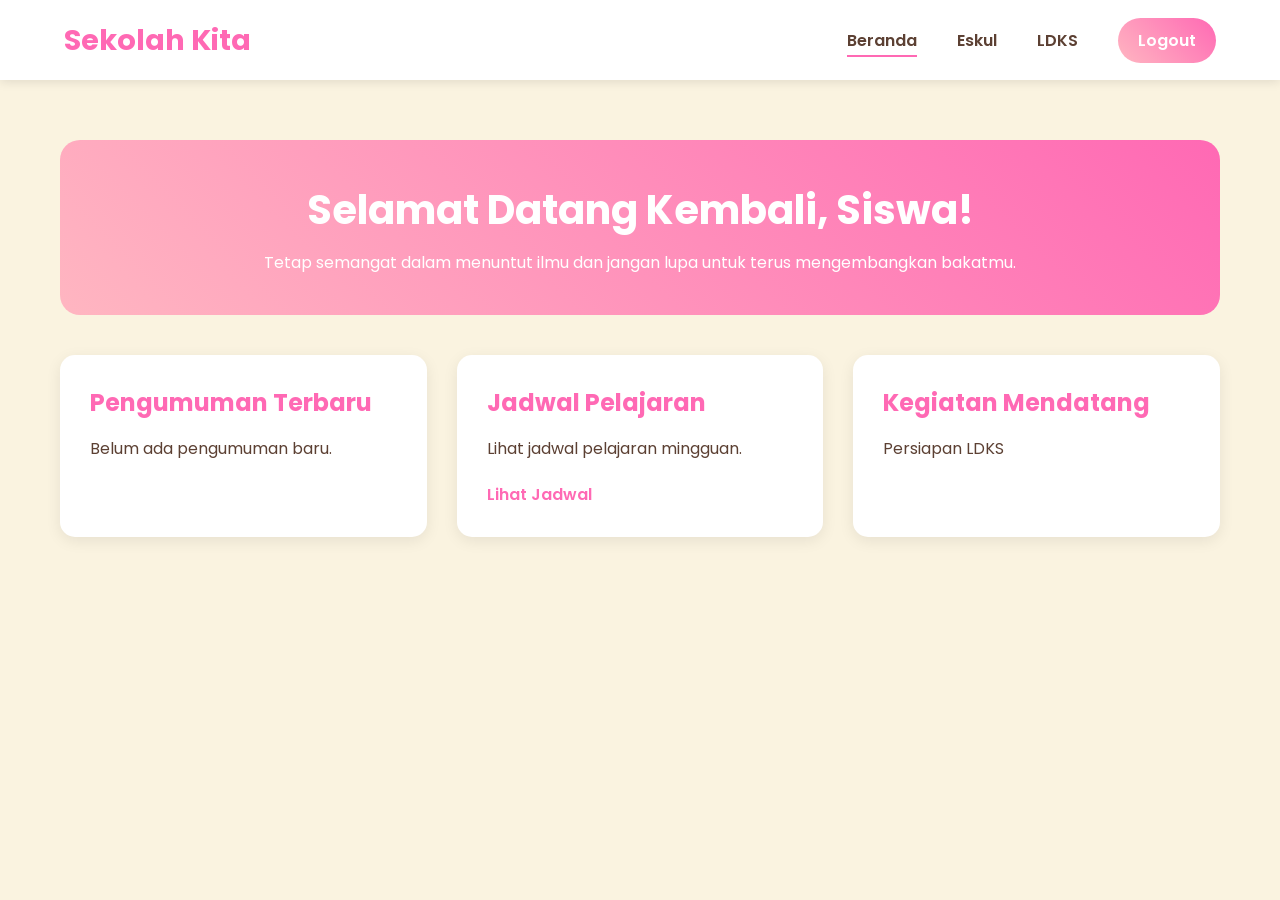
<file: beranda.html>
<!DOCTYPE html>
<html lang="id">
<head>
    <meta charset="UTF-8">
    <meta name="viewport" content="width=device-width, initial-scale=1.0">
    <title>Beranda | Website Sekolah Tugas RPL</title>
    <link href="https://fonts.googleapis.com/css2?family=Poppins:wght@400;600;700&display=swap" rel="stylesheet">
    <link rel="stylesheet" href="style.css">
    <link rel="stylesheet" href="navbar-style.css">
    <link rel="stylesheet" href="beranda-style.css">
</head>
<body>
    <nav class="navbar">
    <a href="beranda.html" class="logo">Sekolah Kita</a>

    <div class="nav-menu">
        <ul class="nav-links">
            <li><a href="beranda.html" class="active">Beranda</a></li>
            <li><a href="eskul.html">Eskul</a></li>
            <li><a href="ldks.html">LDKS</a></li>
        </ul>
        <a href="index.html" class="btn-logout">Logout</a>
    </div>

    <button class="hamburger">
        <span class="bar"></span>
        <span class="bar"></span>
        <span class="bar"></span>
    </button>
</nav>

    <main class="beranda-container">
        <div class="welcome-card">
            <h1>Selamat Datang Kembali, Siswa!</h1>
            <p>Tetap semangat dalam menuntut ilmu dan jangan lupa untuk terus mengembangkan bakatmu.</p>
        </div>
        <section class="info-grid">
            <div class="info-card"><h3>Pengumuman Terbaru</h3><p>Belum ada pengumuman baru.</p></div>
            <div class="info-card"><h3>Jadwal Pelajaran</h3><p>Lihat jadwal pelajaran mingguan.</p><a href="https://jadwalpelajaran10rpl-2.netlify.app/">Lihat Jadwal</a></div>
            <div class="info-card"><h3>Kegiatan Mendatang</h3><p>Persiapan LDKS</p></div>
        </section>
    </main>
    <script>
    const hamburger = document.querySelector(".hamburger");
    const navMenu = document.querySelector(".nav-menu");

    hamburger.addEventListener("click", () => {
        hamburger.classList.toggle("active");
        navMenu.classList.toggle("active");
    });
</script>

</body>
</html>
</file>
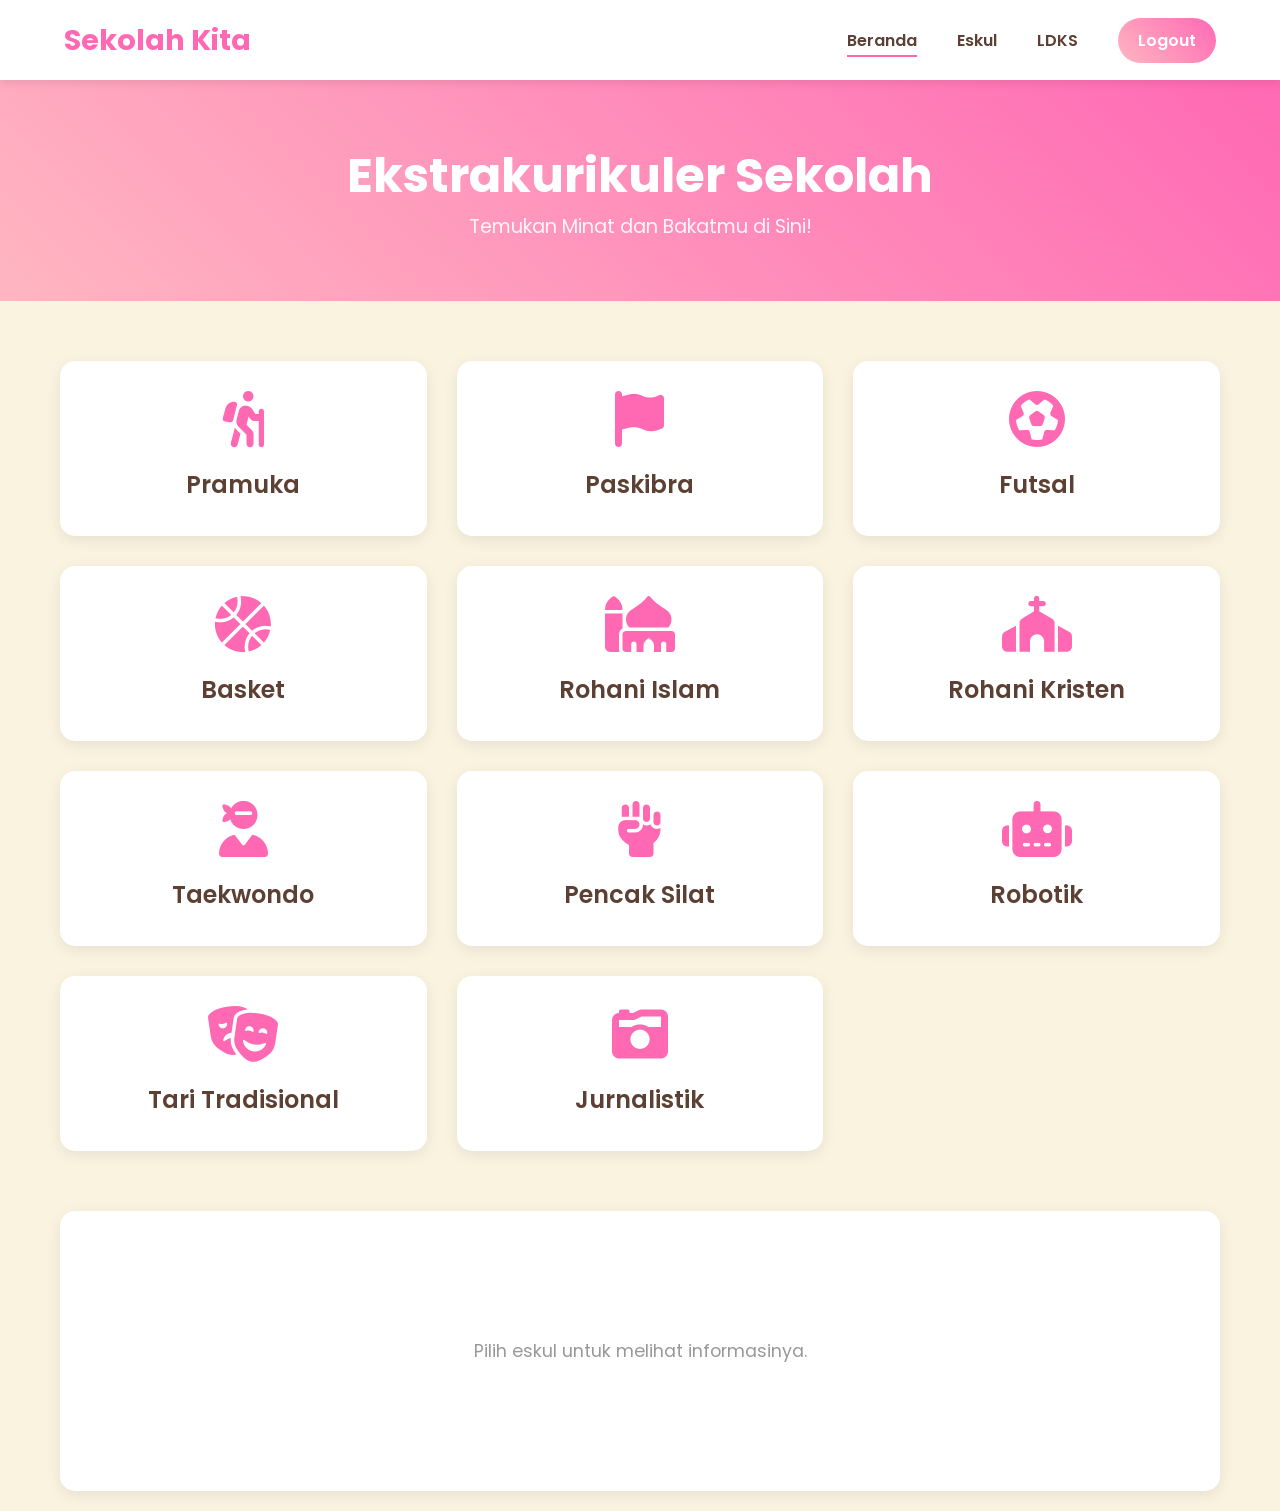
<file: eskul.html>
<!DOCTYPE html>
<html lang="id">
<head>
    <meta charset="UTF-8">
    <meta name="viewport" content="width=device-width, initial-scale=1.0">
    <title>Ekstrakurikuler | Website Sekolah</title>
    <link href="https://fonts.googleapis.com/css2?family=Poppins:wght@400;600;700&display=swap" rel="stylesheet">
    <link rel="stylesheet" href="https://cdnjs.cloudflare.com/ajax/libs/font-awesome/6.4.2/css/all.min.css">
    <link rel="stylesheet" href="style.css">
    <link rel="stylesheet" href="navbar-style.css">
    <link rel="stylesheet" href="eskul-style.css">
</head>
<body>
    <nav class="navbar">
    <a href="beranda.html" class="logo">Sekolah Kita</a>

    <div class="nav-menu">
        <ul class="nav-links">
            <li><a href="beranda.html" class="active">Beranda</a></li>
            <li><a href="eskul.html">Eskul</a></li>
            <li><a href="ldks.html">LDKS</a></li>
        </ul>
        <a href="index.html" class="btn-logout">Logout</a>
    </div>

    <button class="hamburger">
        <span class="bar"></span>
        <span class="bar"></span>
        <span class="bar"></span>
    </button>
</nav>

    <header class="hero">
        <h1>Ekstrakurikuler Sekolah</h1>
        <p>Temukan Minat dan Bakatmu di Sini!</p>
    </header>
    <main class="container">
        <section id="eskul-list" class="eskul-grid"></section>
        <section id="eskul-detail-container" class="eskul-detail-container">
            <div class="placeholder"><p>Pilih eskul untuk melihat informasinya.</p></div>
        </section>
    </main>
    <script src="eskul-script.js" defer></script>
</body>
</html>
</file>
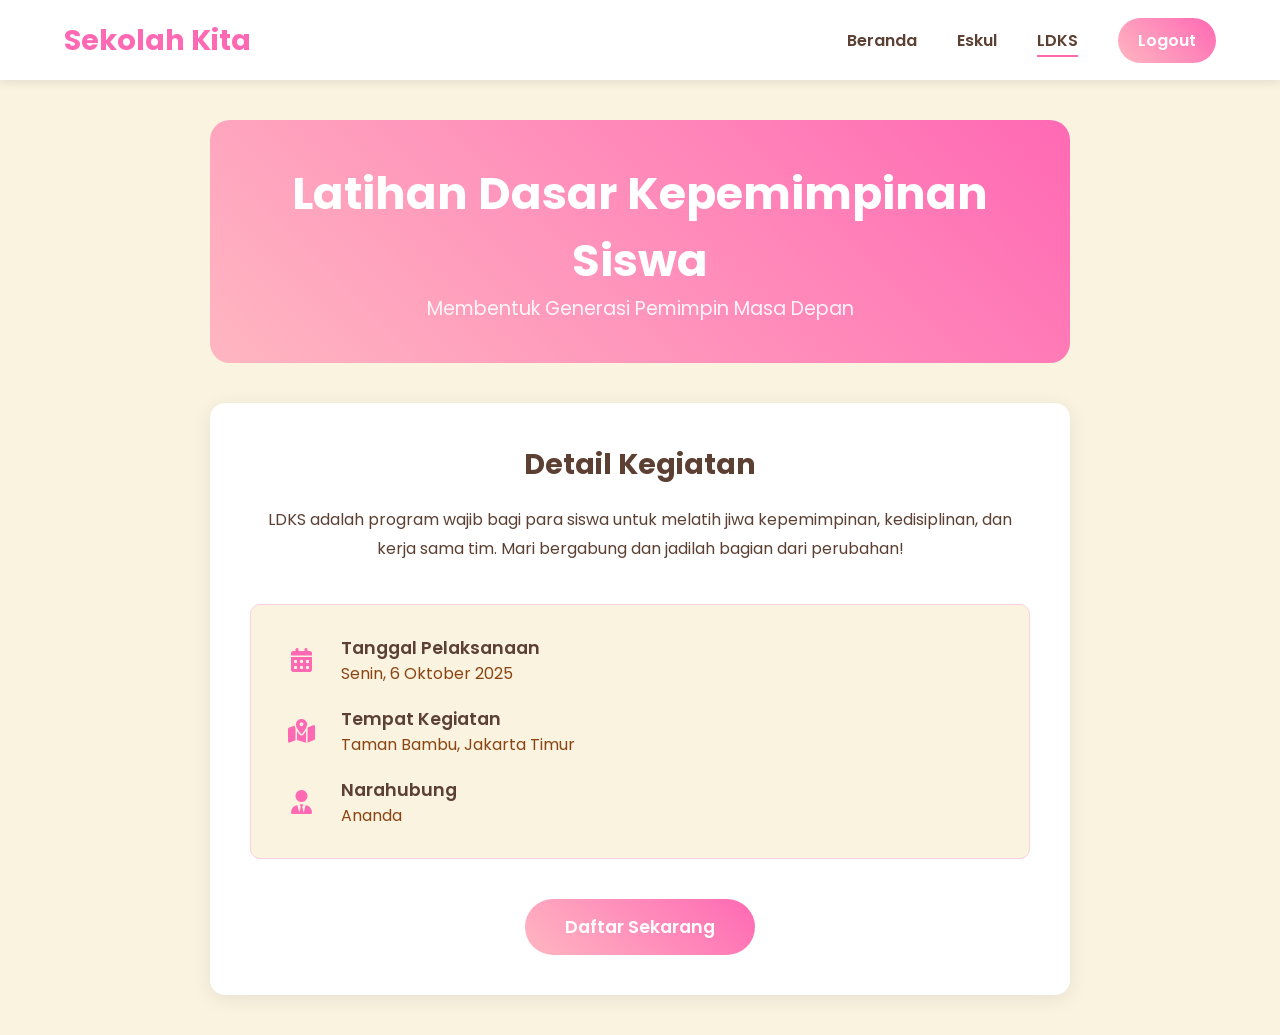
<file: ldks.html>
<!DOCTYPE html>
<html lang="id">
<head>
    <meta charset="UTF-8">
    <meta name="viewport" content="width=device-width, initial-scale=1.0">
    <title>LDKS | Website Sekolah</title>
    
    <link rel="stylesheet" href="https://cdnjs.cloudflare.com/ajax/libs/font-awesome/6.4.2/css/all.min.css">
    
    <link href="https://fonts.googleapis.com/css2?family=Poppins:wght@400;600;700&display=swap" rel="stylesheet">
    <link rel="stylesheet" href="style.css">
    <link rel="stylesheet" href="navbar-style.css">
    <link rel="stylesheet" href="ldks-style.css"> 
</head>
<body>
    <nav class="navbar">
        <a href="beranda.html" class="logo">Sekolah Kita</a>
        <div class="nav-menu">
            <ul class="nav-links">
                <li><a href="beranda.html">Beranda</a></li>
                <li><a href="eskul.html">Eskul</a></li>
                <li><a href="ldks.html" class="active">LDKS</a></li>
            </ul>
            <a href="index.html" class="btn-logout">Logout</a>
        </div>
        <button class="hamburger">
            <span class="bar"></span>
            <span class="bar"></span>
            <span class="bar"></span>
        </button>
    </nav>

    <main class="ldks-container">
        <header class="ldks-hero">
            <h1>Latihan Dasar Kepemimpinan Siswa</h1>
            <p>Membentuk Generasi Pemimpin Masa Depan</p>
        </header>
        <section class="ldks-content">
            <h2>Detail Kegiatan</h2>
            <p class="description">
                LDKS adalah program wajib bagi para siswa untuk melatih jiwa kepemimpinan, kedisiplinan, dan kerja sama tim. Mari bergabung dan jadilah bagian dari perubahan!
            </p>
            <div class="ldks-info-box">
                <div class="info-item">
                    <i class="icon fa-solid fa-calendar-days"></i>
                    <div class="details">
                        <h3>Tanggal Pelaksanaan</h3>
                        <p>Senin, 6 Oktober  2025</p>
                    </div>
                </div>
                <div class="info-item">
                    <i class="icon fa-solid fa-map-location-dot"></i>
                    <div class="details">
                        <h3>Tempat Kegiatan</h3>
                        <p>Taman Bambu, Jakarta Timur</p>
                    </div>
                </div>
                 <div class="info-item">
                    <i class="icon fa-solid fa-user-tie"></i>
                    <div class="details">
                        <h3>Narahubung</h3>
                        <p>Ananda</p>
                    </div>
                </div>
            </div>
            <div class="cta-container">
                <a href="#" class="btn-register">Daftar Sekarang</a>
            </div>
        </section>
    </main>

    <script>
        const hamburger = document.querySelector(".hamburger");
        const navMenu = document.querySelector(".nav-menu");

        hamburger.addEventListener("click", () => {
            hamburger.classList.toggle("active");
            navMenu.classList.toggle("active");
        });
    </script>
</body>
</html>
</file>
<file: style.css>
/* style.css */

* {
    margin: 0;
    padding: 0;
    box-sizing: border-box;
}

html {
    scroll-behavior: smooth;
}

body {
    font-family: 'Poppins', sans-serif;
    background-color: #FAF3E0; /* Warna Cream */
    color: #5C4033; /* Warna teks coklat tua */
}
</file>
<file: navbar-style.css>
/* Styling untuk Navbar yang akan dipakai di semua halaman */
body {
    padding-top: 80px; 
}

.navbar {
    background-color: #ffffff;
    box-shadow: 0 2px 10px rgba(0, 0, 0, 0.1);
    padding: 0 5%;
    height: 80px;
    display: flex;
    justify-content: space-between;
    align-items: center;
    position: fixed;
    top: 0;
    left: 0;
    width: 100%;
    z-index: 1000;
}

.navbar .logo {
    font-size: 1.8rem;
    font-weight: 700;
    color: #FF69B4;
    text-decoration: none;
}

/* KONTENER BARU UNTUK MENU */
.nav-menu {
    display: flex;
    align-items: center;
    gap: 40px;
}

.nav-menu .nav-links {
    list-style: none;
    display: flex;
    gap: 40px;
    margin: 0;
    padding: 0;
}

.nav-menu .nav-links a {
    text-decoration: none;
    color: #5C4033;
    font-weight: 600;
    font-size: 1rem;
    position: relative;
    padding-bottom: 5px;
}

.nav-menu .nav-links a::after {
    content: '';
    position: absolute;
    bottom: 0;
    left: 0;
    width: 0;
    height: 2px;
    background-color: #FF69B4;
    transition: width 0.3s ease;
}

.nav-menu .nav-links a:hover::after,
.nav-menu .nav-links a.active::after {
    width: 100%;
}

.nav-menu .btn-logout {
    background: linear-gradient(45deg, #FFB6C1, #FF69B4);
    color: white;
    padding: 10px 20px;
    border-radius: 50px;
    text-decoration: none;
    font-weight: 600;
    transition: transform 0.2s ease, box-shadow 0.2s ease;
}

.nav-menu .btn-logout:hover {
    transform: scale(1.05);
    box-shadow: 0 4px 15px rgba(255, 105, 180, 0.4);
}

/* HAMBURGER MENU (AWALNYA DISEMBUNYIKAN DI DESKTOP) */
.hamburger {
    display: none;
    cursor: pointer;
    background: none;
    border: none;
}

.hamburger .bar {
    display: block;
    width: 25px;
    height: 3px;
    margin: 5px auto;
    transition: all 0.3s ease-in-out;
    background-color: #5C4033;
}


/* MEDIA QUERY UNTUK MOBILE (LAYAR KECIL) */
@media (max-width: 850px) {
    /* Tampilkan ikon hamburger */
    .hamburger {
        display: block;
    }

    /* Sembunyikan menu navigasi */
    .nav-menu {
        position: absolute;
        left: -100%; /* Sembunyikan di luar layar */
        top: 80px;
        background-color: #fff;
        width: 100%;
        padding: 30px 0;
        flex-direction: column;
        gap: 25px;
        box-shadow: 0 5px 10px rgba(0,0,0,0.1);
        transition: left 0.3s ease;
    }

    /* Tampilkan menu saat aktif */
    .nav-menu.active {
        left: 0;
    }

    .nav-menu .nav-links {
        flex-direction: column;
        align-items: center;
        gap: 25px;
    }
}
</file>
<file: beranda-style.css>
/* beranda-style.css */

.beranda-container {
    max-width: 1200px;
    margin: 40px auto;
    padding: 20px;
}

.welcome-card {
    background: linear-gradient(45deg, #FFB6C1, #FF69B4);
    color: white;
    padding: 40px;
    border-radius: 20px;
    text-align: center;
    margin-bottom: 40px;
}

.welcome-card h1 {
    font-size: 2.5rem;
    margin-bottom: 10px;
}

.info-grid {
    display: grid;
    grid-template-columns: repeat(auto-fit, minmax(300px, 1fr));
    gap: 30px;
}

.info-card {
    background-color: #fff;
    padding: 30px;
    border-radius: 15px;
    box-shadow: 0 4px 15px rgba(0, 0, 0, 0.08);
}

.info-card h3 {
    font-size: 1.5rem;
    color: #FF69B4;
    margin-bottom: 15px;
}

.info-card p {
    line-height: 1.7;
    margin-bottom: 20px;
}

.info-card a {
    text-decoration: none;
    color: #FF69B4;
    font-weight: 600;
}
</file>
<file: eskul-style.css>
/* eskul-style.css */

.container {
    max-width: 1200px;
    margin: 0 auto;
    padding: 20px;
}

.hero {
    background: linear-gradient(45deg, #FFB6C1, #FF69B4); 
    color: white;
    text-align: center;
    padding: 60px 20px;
    margin-bottom: 40px;
}

.hero h1 {
    font-size: 3rem;
    font-weight: 700;
}

.hero p {
    font-size: 1.2rem;
    opacity: 0.9;
}

.eskul-grid {
    display: grid;
    grid-template-columns: repeat(auto-fit, minmax(280px, 1fr));
    gap: 30px;
}

.eskul-card {
    background-color: white;
    border-radius: 15px;
    box-shadow: 0 4px 15px rgba(0, 0, 0, 0.08);
    padding: 30px;
    text-align: center;
    cursor: pointer;
    transition: transform 0.3s ease, box-shadow 0.3s ease;
    border-bottom: 4px solid transparent;
}

.eskul-card:hover {
    transform: translateY(-10px);
    box-shadow: 0 10px 25px rgba(255, 105, 180, 0.2);
    border-bottom-color: #FF69B4;
}

.eskul-card .icon {
    font-size: 3.5rem;
    color: #FF69B4;
    margin-bottom: 20px;
}

.eskul-card h3 {
    font-size: 1.5rem;
    font-weight: 600;
    color: #5C4033;
}

.eskul-detail-container {
    margin-top: 60px;
    padding: 40px;
    background-color: #ffffff;
    border-radius: 15px;
    box-shadow: 0 4px 15px rgba(0, 0, 0, 0.08);
}

.eskul-detail-container .placeholder {
    text-align: center;
    color: #999;
    font-size: 1.1rem;
    min-height: 200px;
    display: flex;
    justify-content: center;
    align-items: center;
}

.eskul-detail-content {
    display: flex;
    gap: 40px;
    align-items: center;
}

.eskul-detail-content img {
    max-width: 250px;
    width: 100%;
    border-radius: 10px;
    object-fit: cover;
    aspect-ratio: 1 / 1;
    box-shadow: 0 4px 10px rgba(0,0,0,0.1);
}

.eskul-detail-content .info h2 {
    font-size: 2.5rem;
    color: #FF69B4;
    margin-bottom: 15px;
}

.eskul-detail-content .info p {
    font-size: 1rem;
    line-height: 1.8;
    margin-bottom: 20px;
}

.eskul-detail-content .info ul {
    list-style: none;
    padding: 0;
}

.eskul-detail-content .info li {
    margin-bottom: 10px;
    font-size: 1rem;
}

.eskul-detail-content .info li strong {
    color: #333;
    min-width: 100px;
    display: inline-block;
}

@media (max-width: 768px) {
    .hero h1 {
        font-size: 2.2rem;
    }

    .eskul-detail-content {
        flex-direction: column;
        text-align: center;
    }

    .eskul-detail-content .info li strong {
        display: block;
        margin-bottom: 5px;
    }
}
</file>
<file: ldks-style.css>
.ldks-container {
    max-width: 900px;
    margin: 40px auto;
    padding: 0 20px;
}

.ldks-hero {
    background: linear-gradient(45deg, #FFB6C1, #FF69B4);
    color: white;
    padding: 40px;
    border-radius: 20px;
    text-align: center;
    margin-bottom: 40px;
}

.ldks-hero h1 {
    font-size: 2.8rem;
    font-weight: 700;
}

.ldks-hero p {
    font-size: 1.2rem;
    opacity: 0.9;
}

.ldks-content {
    background-color: #fff;
    padding: 40px;
    border-radius: 15px;
    box-shadow: 0 4px 20px rgba(0, 0, 0, 0.08);
}

.ldks-content h2 {
    font-size: 1.8rem;
    color: #5C4033;
    margin-bottom: 20px;
    text-align: center;
}

.ldks-content .description {
    font-size: 1rem;
    line-height: 1.8;
    text-align: center;
    margin-bottom: 40px;
}

.ldks-info-box {
    background-color: #FAF3E0; /* Warna Cream */
    border: 1px solid #FFD1DC; /* Border Pink Muda */
    border-radius: 10px;
    padding: 30px;
    margin-bottom: 40px;
}

.info-item {
    display: flex;
    align-items: center;
    gap: 20px;
    margin-bottom: 20px;
}

.info-item:last-child {
    margin-bottom: 0;
}

.info-item .icon {
    font-size: 1.5rem;
    color: #FF69B4;
    width: 40px;
    text-align: center;
}

.info-item .details h3 {
    font-size: 1.1rem;
    font-weight: 600;
    color: #5C4033;
}

.info-item .details p {
    font-size: 1rem;
    color: #8B4513;
}

.cta-container {
    text-align: center;
}

.btn-register {
    display: inline-block;
    background: linear-gradient(45deg, #FFB6C1, #FF69B4);
    color: white;
    padding: 15px 40px;
    border-radius: 50px;
    text-decoration: none;
    font-weight: 600;
    font-size: 1.1rem;
    transition: transform 0.2s ease, box-shadow 0.2s ease;
}

.btn-register:hover {
    transform: scale(1.05);
    box-shadow: 0 4px 15px rgba(255, 105, 180, 0.4);
}

@media (max-width: 768px) {
    .ldks-hero h1 {
        font-size: 2rem;
    }
    .ldks-content {
        padding: 30px;
    }
}
</file>
